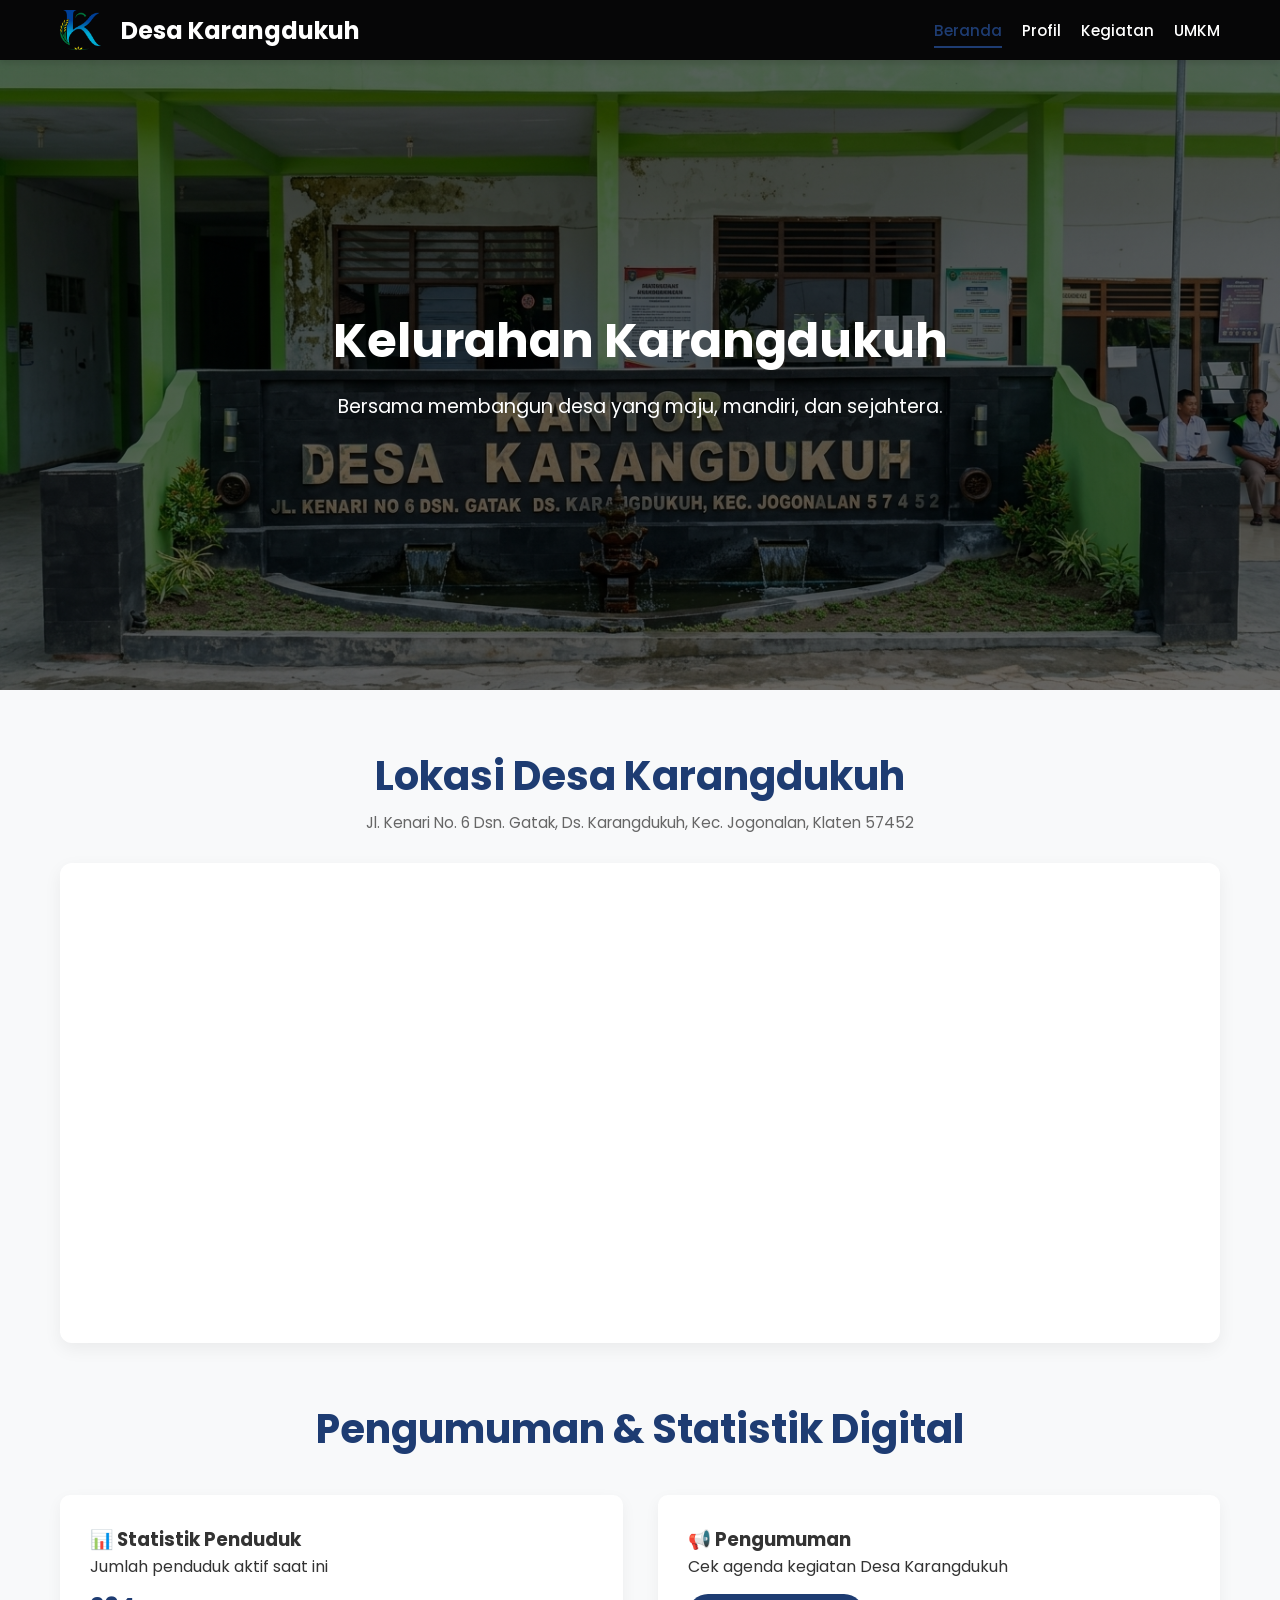
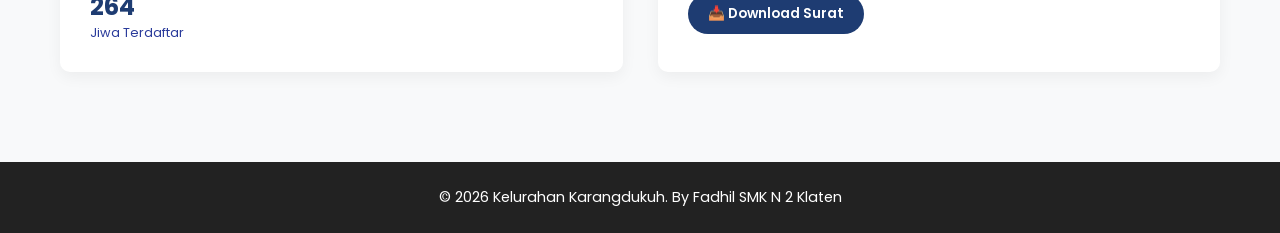
<file: index.html>
<!DOCTYPE html>
<html lang="id">
<head>
    <meta charset="UTF-8">
    <meta name="viewport" content="width=device-width, initial-scale=1.0">
    <title>Beranda | Kelurahan Karangdukuh</title>
    <link rel="stylesheet" href="style.css">
    <link rel="icon" href="gambar/logo.png">
</head>
<body>

    <header>
        <nav class="navbar">
            <div class="logo">
                <img src="gambar/logo.png" alt="Logo" class="logo-img" style="height: 40px; margin-right: 10px; vertical-align: middle;">
                <h2 style="display: inline-block; vertical-align: middle;">Desa Karangdukuh</h2>
            </div>
            <ul class="nav-links">
                <li><a href="index.html" class="active">Beranda</a></li>
                <li><a href="profil.html">Profil</a></li>
                <li><a href="kegiatan.html">Kegiatan</a></li>
                <li><a href="umkm.html">UMKM</a></li>
            </ul>
        </nav>
    </header>

    <section class="hero" style="background: linear-gradient(rgba(0,0,0,0.6), rgba(0,0,0,0.6)), url('gambar/kelurahan.png') no-repeat center center/cover;">
        <h1>Kelurahan Karangdukuh</h1>
        <p>Bersama membangun desa yang maju, mandiri, dan sejahtera.</p>
    </section>
    <section class="map-section">
        <h2 class="section-title">Lokasi Desa Karangdukuh</h2>
        <p class="map-subtitle">Jl. Kenari No. 6 Dsn. Gatak, Ds. Karangdukuh, Kec. Jogonalan, Klaten 57452</p>
        
        <div class="map-container">
            <iframe 
                src="https://www.google.com/maps/embed?pb=!1m18!1m12!1m3!1d15811.597793137691!2d110.551608!3d-7.747372!2m3!1f0!2f0!3f0!3m2!1i1024!2i768!4f13.1!3m3!1m2!1s0x2e7a445d0ba96bc5%3A0x5027a76e3567bd0!2sKarangdukuh%2C%20Kec.%20Jogonalan%2C%20Kabupaten%20Klaten%2C%20Jawa%20Tengah!5e0!3m2!1sid!2sid!4v1717420000000!5m2!1sid!2sid" 
                width="100%" 
                height="450" 
                style="border:0;" 
                allowfullscreen="" 
                loading="lazy" 
                referrerpolicy="no-referrer-when-downgrade">
            </iframe>
        </div>
    </section>

    <main class="container">
        <h2 class="section-title">Pengumuman & Statistik Digital</h2>
        
        <div class="grid-container">
            <div class="fitur-box" style="animation-delay: 0.1s;">
                <h3>📊 Statistik Penduduk</h3>
                <p>Jumlah penduduk aktif saat ini</p>
                <h2 style="color: #1e3c72; margin-top: 10px;" id="counter-penduduk">0</h2>
                <p style="font-size: 0.8rem; color: rgb(42, 59, 155);">Jiwa Terdaftar</p>
            </div>

            <div class="fitur-box" style="animation-delay: 0.3s;">
                <h3>📢 Pengumuman</h3>
                <p>Cek agenda kegiatan Desa Karangdukuh</p>
                <a href="surat_zarezare.pdf" download class="btn" style="text-decoration: none; display: inline-block; margin-top: 15px;">
                    📥 Download Surat
                </a>
            </div>
        </div>
    </main>

    <footer>
        <p>&copy; 2026 Kelurahan Karangdukuh. By Fadhil SMK N 2 Klaten</p>
    </footer>

    <script>
        function jalankanKonter(id, target) {
            let hitung = 0;
            let kecepatan = target / 100;
            let updateKonter = setInterval(() => {
                hitung += Math.ceil(kecepatan);
                if(hitung >= target) {
                    document.getElementById(id).innerText = target.toLocaleString('id-ID');
                    clearInterval(updateKonter);
                } else {
                    document.getElementById(id).innerText = hitung.toLocaleString('id-ID');
                }
            }, 30);
        }
        window.onload = () => {
            jalankanKonter('counter-penduduk', 520);
        };
    </script>
</body>
</html>
</file>
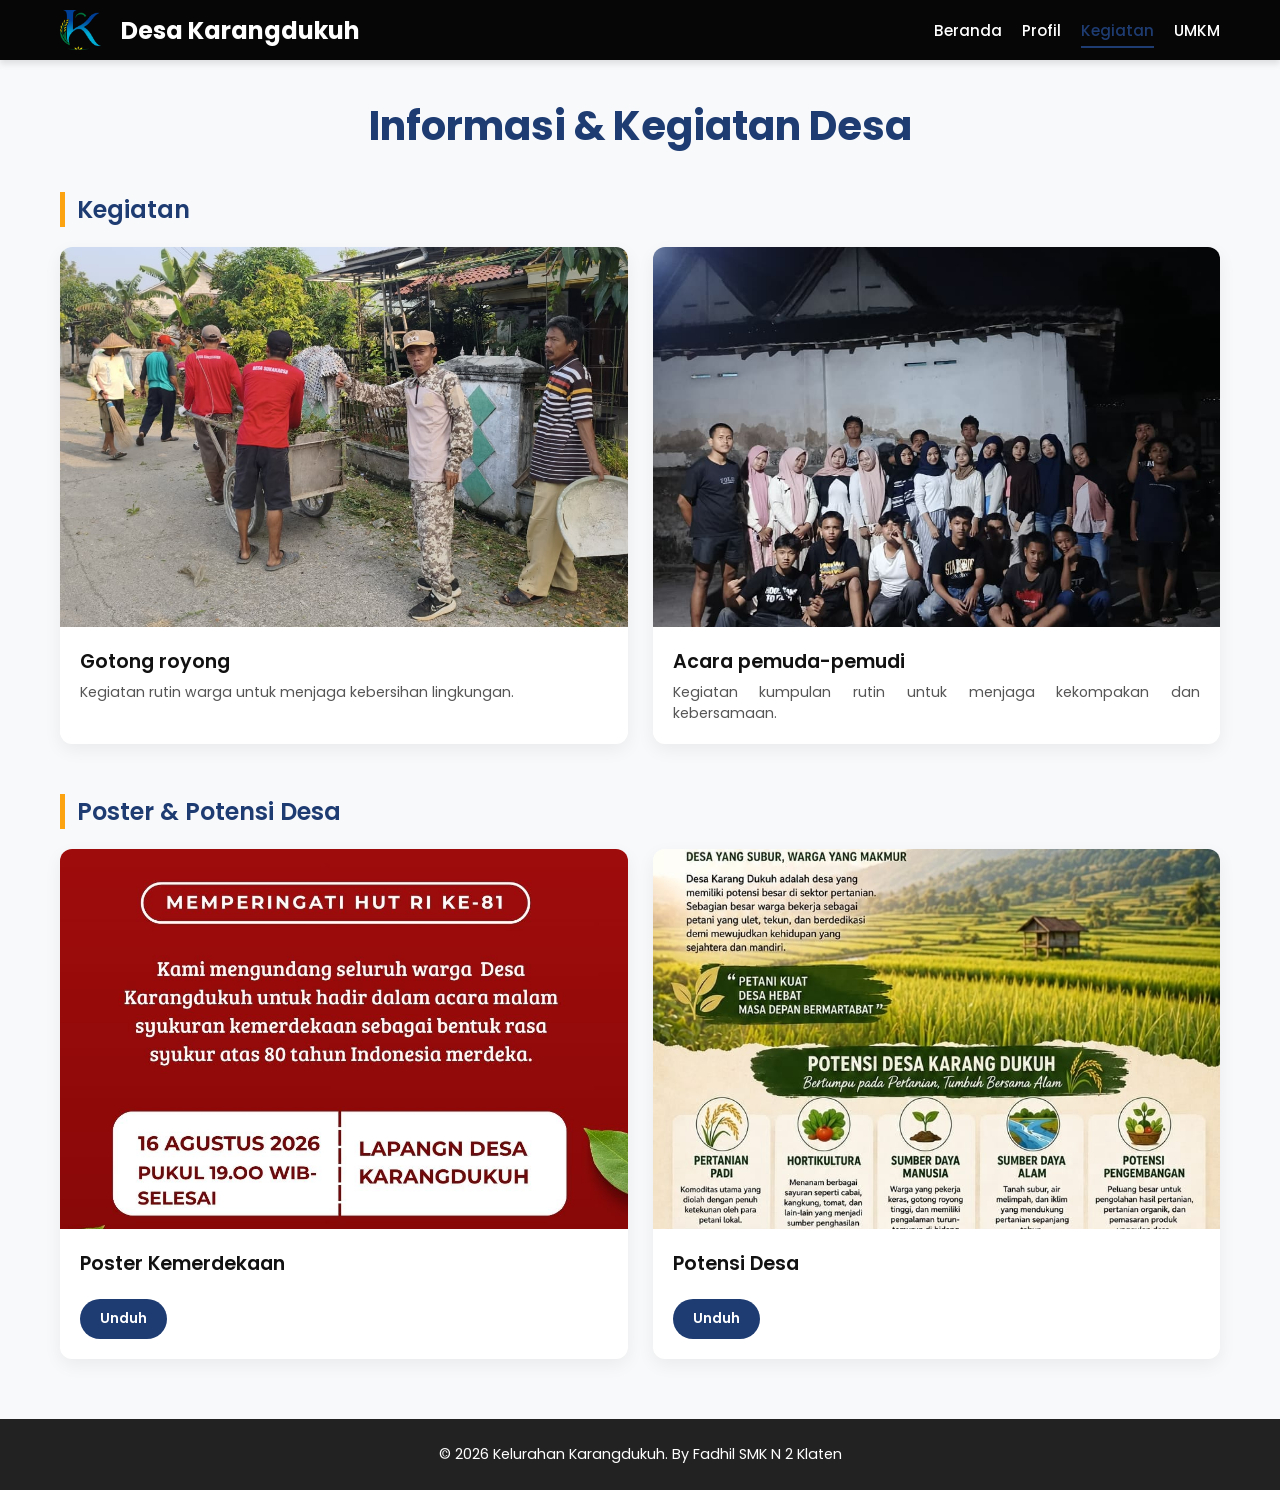
<file: kegiatan.html>
<!DOCTYPE html>
<html lang="id">
<head>
    <meta charset="UTF-8">
    <meta name="viewport" content="width=device-width, initial-scale=1.0">
    <title>Kegiatan Warga | Karangdukuh</title>
    <link rel="stylesheet" href="style.css">
    <link rel="icon" href="gambar/logo.png">
</head>

<body>

<header>
    <nav class="navbar">
        <div class="logo">
            <img src="gambar/logo.png" class="logo-img" style="height:40px; margin-right:10px; vertical-align:middle;">
            <h2 style="display: inline-block; vertical-align: middle;">Desa Karangdukuh</h2>
        </div>

        <ul class="nav-links">
            <li><a href="index.html">Beranda</a></li>
            <li><a href="profil.html">Profil</a></li>
            <li><a href="kegiatan.html" class="active">Kegiatan</a></li>
            <li><a href="umkm.html">UMKM</a></li>
        </ul>
    </nav>
</header>

<main class="container">

<h2 class="section-title">Informasi & Kegiatan Desa</h2>

<!-- KEGIATAN -->
<div class="kegiatan-section">
    <h3 class="sub-section-title">Kegiatan</h3>

    <div class="grid-portrait">

        <div class="card">
            <div class="card-img-wrapper">
                <img src="gambar/foto gotong royong.jpg"
                     alt="Gotong royong"
                     onclick="openImage(this.src)">
            </div>
            <div class="card-content">
                <h3>Gotong royong</h3>
                <p>Kegiatan rutin warga untuk menjaga kebersihan lingkungan.</p>
            </div>
        </div>

        <div class="card">
            <div class="card-img-wrapper">
                <img src="gambar/foto kumpulan.jpg"
                     alt="Pemuda"
                     onclick="openImage(this.src)">
            </div>
            <div class="card-content">
                <h3>Acara pemuda-pemudi</h3>
                <p>Kegiatan kumpulan rutin untuk menjaga kekompakan dan kebersamaan.</p>
            </div>
        </div>

    </div>
</div>

<!-- POSTER -->
<div class="kegiatan-section">
    <h3 class="sub-section-title">Poster & Potensi Desa</h3>

    <div class="grid-portrait">

        <div class="card">
            <div class="card-img-wrapper">
                <img src="gambar/poster event.jpg" alt="Poster">
            </div>
            <div class="card-content">
                <h3>Poster Kemerdekaan</h3>
                <a href="gambar/poster event.jpg" download class="btn">Unduh</a>
            </div>
        </div>

        <div class="card">
            <div class="card-img-wrapper">
                <img src="gambar/poster potensi.jpeg" alt="Potensi">
            </div>
            <div class="card-content">
                <h3>Potensi Desa</h3>
                <a href="gambar/poster potensi.jpeg" download class="btn">Unduh</a>
            </div>
        </div>

    </div>
</div>

</main>

<!-- FOOTER -->
<footer>
    <p>&copy; 2026 Kelurahan Karangdukuh. By Fadhil SMK N 2 Klaten</p>
</footer>

<!-- MODAL FULLSCREEN -->
<div id="imageModal" class="modal" onclick="closeImage()">
    <span class="close">&times;</span>
    <img class="modal-content" id="modalImg">
</div>

<script src="script.js"></script>

</body>
</html>
</file>
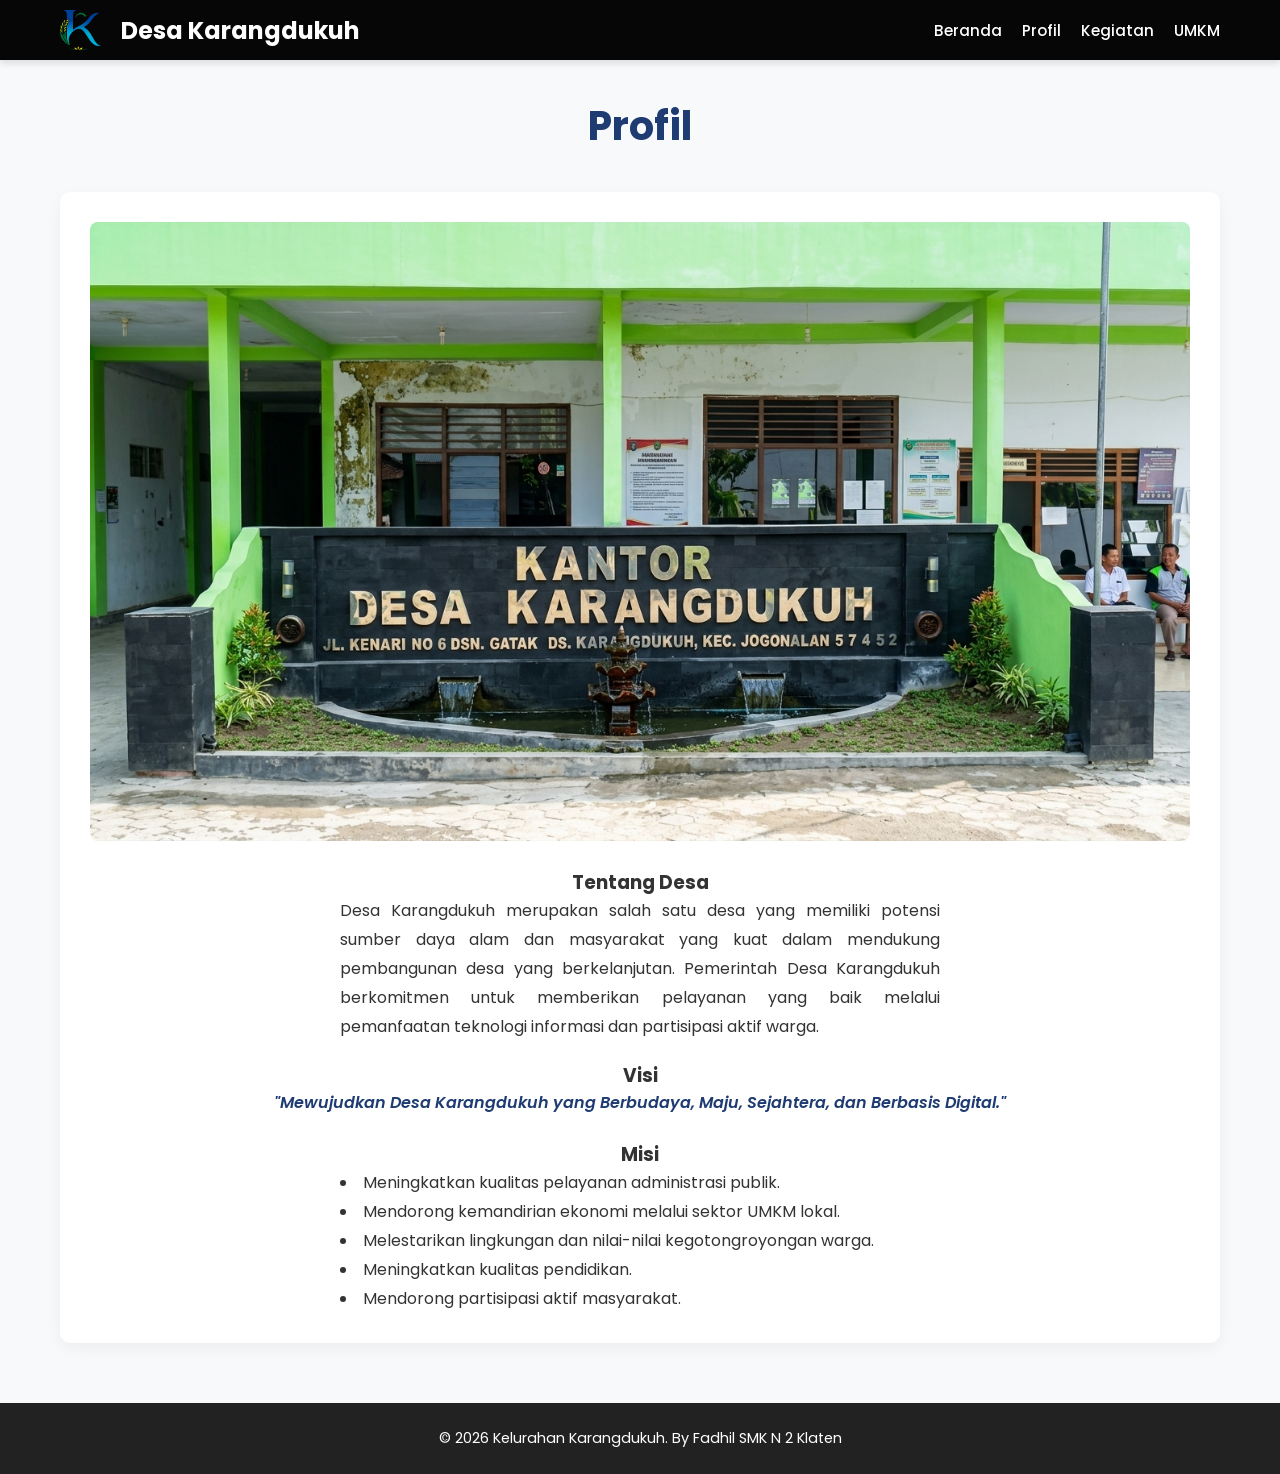
<file: profil.html>
<!DOCTYPE html>
<html lang="id">
<head>
    <meta charset="UTF-8">
    <meta name="viewport" content="width=device-width, initial-scale=1.0">
    <title>Profil Kelurahan | Karangdukuh</title>
    <link rel="stylesheet" href="style.css">
    <link rel="icon" href="gambar/logo.png">
</head>
<body>

    <header>
        <nav class="navbar">
            <div class="logo">
                <img src="gambar/logo.png" alt="Logo" class="logo-img" style="height: 40px; margin-right: 10px; vertical-align: middle;">
                <h2 style="display: inline-block; vertical-align: middle;">Desa Karangdukuh</h2>
            </div>
            <ul class="nav-links">
                <li><a href="index.html">Beranda</a></li>
                <li><a href="profil.html" class=""active>Profil</a></li>
                <li><a href="kegiatan.html">Kegiatan</a></li>
                <li><a href="umkm.html">UMKM</a></li>
            </ul>
        </nav>
    </header>

    <main class="container">
        <h2 class="section-title">Profil</h2>

        <div class="fitur-box" style="text-align: center;">
            <img src="gambar/kelurahan.png" alt="Kantor Kelurahan" style="max-width:100%; height: auto; border-radius: 8px; margin-bottom: 20px;">
            
            <h3>Tentang Desa</h3>
            <p style="text-align: justify; max-width: 600px; margin: 0 auto 20px auto; line-height: 1.8;">
                Desa Karangdukuh merupakan salah satu desa yang memiliki potensi sumber daya alam dan masyarakat yang kuat dalam mendukung pembangunan desa yang berkelanjutan. Pemerintah Desa Karangdukuh berkomitmen untuk memberikan pelayanan yang baik melalui pemanfaatan teknologi informasi dan partisipasi aktif warga.
            </p>

            <h3>Visi</h3>
            <p style="font-style: italic; margin-bottom: 25px; color: #1e3c72; font-weight: 600;">
                "Mewujudkan Desa Karangdukuh yang Berbudaya, Maju, Sejahtera, dan Berbasis Digital."
            </p>
            
            <h3>Misi</h3>
            <ul style="list-style-position: inside; text-align: left; max-width: 600px; margin: 0 auto; line-height: 1.8;">
                <li>Meningkatkan kualitas pelayanan administrasi publik.</li>
                <li>Mendorong kemandirian ekonomi melalui sektor UMKM lokal.</li>
                <li>Melestarikan lingkungan dan nilai-nilai kegotongroyongan warga.</li>
                <li>Meningkatkan kualitas pendidikan.</li>
                <li>Mendorong partisipasi aktif masyarakat.</li>
            </ul>
        </div>
    </main>

    <footer>
        <p>&copy; 2026 Kelurahan Karangdukuh. By Fadhil SMK N 2 Klaten</p>
    </footer>
</body>
</html>
</file>
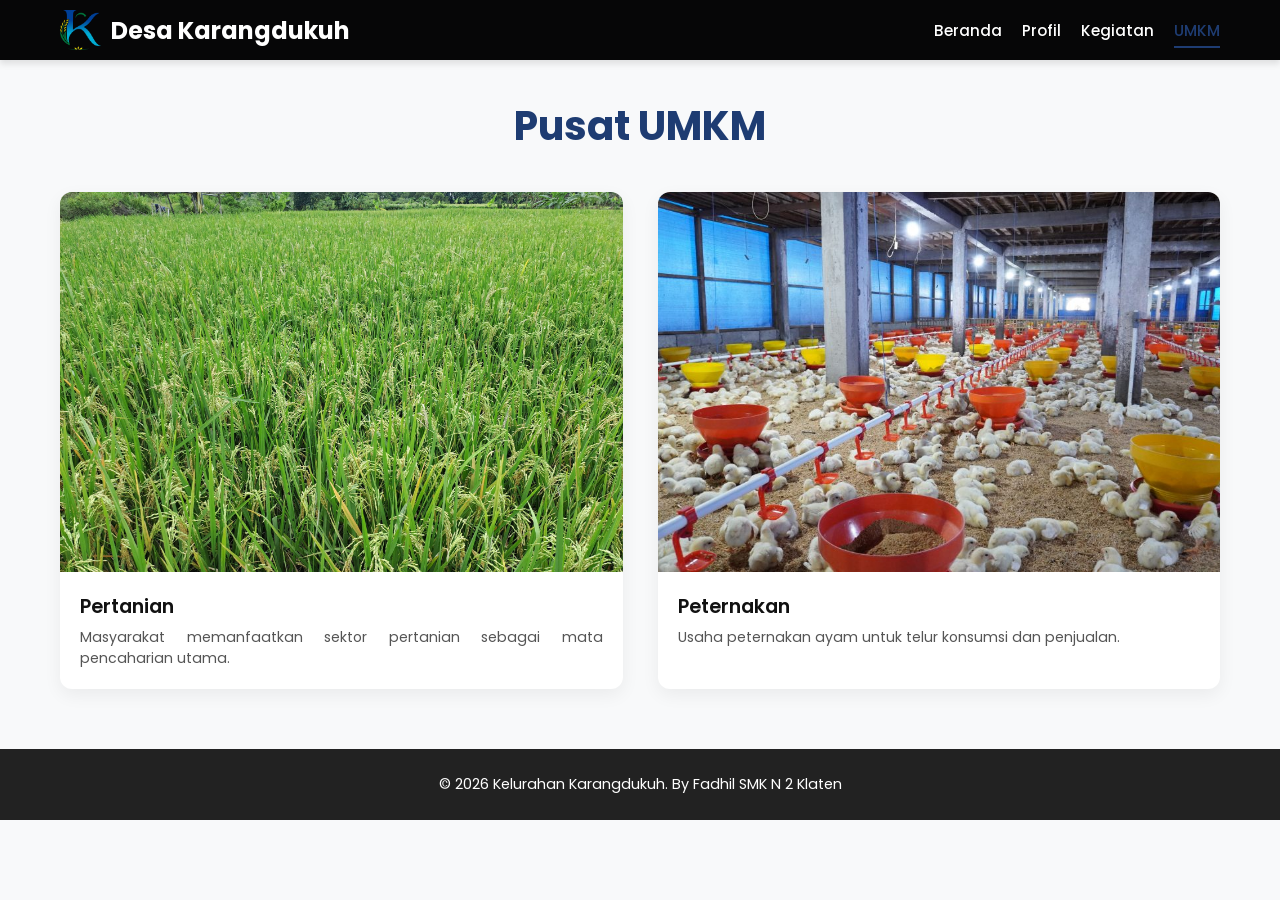
<file: umkm.html>
<!DOCTYPE html>
<html lang="id">
<head>
    <meta charset="UTF-8">
    <meta name="viewport" content="width=device-width, initial-scale=1.0">
    <title>UMKM Unggulan | Karangdukuh</title>
    <link rel="stylesheet" href="style.css">
    <link rel="icon" href="gambar/logo.png">
</head>

<body>

<header>
    <nav class="navbar">
        <div class="logo">
    <img src="gambar/logo.png" alt="Logo Desa">
    <h2>Desa Karangdukuh</h2>
</div>
        <ul class="nav-links">
            <li><a href="index.html">Beranda</a></li>
            <li><a href="profil.html">Profil</a></li>
            <li><a href="kegiatan.html">Kegiatan</a></li>
            <li><a href="umkm.html" class="active">UMKM</a></li>
        </ul>
    </nav>
</header>

<main class="container">

<h2 class="section-title">Pusat UMKM</h2>

<!-- GRID UMKM -->
<div class="grid-layout">

    <div class="custom-card">
        <div class="card-img-wrapper">
            <img src="gambar/sawah.jpeg" alt="Pertanian" onclick="openImage(this.src)">
        </div>
        <div class="card-body">
            <h3>Pertanian</h3>
            <p>Masyarakat memanfaatkan sektor pertanian sebagai mata pencaharian utama.</p>
        </div>
    </div>

    <div class="custom-card">
        <div class="card-img-wrapper">
            <img src="gambar/ternak.jpg" alt="Peternakan" onclick="openImage(this.src)">
        </div>
        <div class="card-body">
            <h3>Peternakan</h3>
            <p>Usaha peternakan ayam untuk telur konsumsi dan penjualan.</p>
        </div>
    </div>

</div>

</main>

<footer>
    <p>&copy; 2026 Kelurahan Karangdukuh. By Fadhil SMK N 2 Klaten</p>
</footer>

<!-- MODAL FULLSCREEN -->
<div id="imageModal" class="modal" onclick="closeImage()">
    <span class="close">&times;</span>
    <img class="modal-content" id="modalImg">
</div>

<script src="script.js"></script>

</body>
</html>
</file>
<file: style.css>
/* ==========================================================================
   1. GOOGLE FONTS, RESET & BASE STYLE
   ========================================================================== */
@import url('https://fonts.googleapis.com/css2?family=Poppins:wght=300;400;600;700&display=swap');

* {
    margin: 0;  
    padding: 0;
    box-sizing: border-box;
    font-family: 'Poppins', sans-serif;
}

body {
    background-color: #f8f9fa;
    color: #333;
    overflow-x: hidden;
    opacity: 0;
    animation: fadeInPage 0.8s ease-in forwards;
}

/* --- Animasi Page Load --- */
@keyframes fadeInPage {
    to { opacity: 1; }
}


/* ==========================================================================
   2. NAVIGATION BAR (RESPONSIVE)
   ========================================================================== */
header {
    background: linear-gradient(135deg, #060607, #060607);
    position: sticky;
    top: 0;
    z-index: 1000;
    box-shadow: 0 4px 6px rgba(0,0,0,0.1);
}

.navbar {
    display: flex;
    justify-content: space-between;
    align-items: center;
    max-width: 1200px;
    margin: 0 auto;
    padding: 20px;
    flex-wrap: wrap; /* Mengizinkan menu turun rapi jika layar sangat sempit */
    gap: 15px;
}

.logo h2 {
    color: #fff;
    font-weight: 700;
}

.nav-links {
    display: flex;
    list-style: none;
    flex-wrap: wrap;
    gap: 15px;
}

.nav-links li {
    margin: 0; /* Menggunakan gap pada flex container agar lebih konsisten */
}

.nav-links a {
    color: #fff;
    text-decoration: none;
    font-weight: 500;
    transition: color 0.3s, border-bottom 0.3s;
    padding-bottom: 5px;
    font-size: 0.95rem;
}

.nav-links a:hover, .nav-links a.active {
    color: #1e3c72;
    border-bottom: 2px solid #1e3c72;
}


/* ==========================================================================
   3. HERO SECTION
   ========================================================================== */
.hero {
    height: 70vh;
    display: flex;
    flex-direction: column;
    justify-content: center;
    align-items: center;
    text-align: center;
    color: white;
    padding: 20px;
}

.hero h1 {
    font-size: 3rem;
    margin-bottom: 15px;
    animation: slideDown 0.8s ease-out forwards;
}

.hero p {
    font-size: 1.2rem;
    margin-bottom: 25px;
    animation: slideUp 0.8s ease-out forwards 0.2s;
    animation-fill-mode: both;
}

@keyframes slideDown {
    from { transform: translateY(-30px); opacity: 0; }
    to { transform: translateY(0); opacity: 1; }
}

@keyframes slideUp {
    from { transform: translateY(30px); opacity: 0; }
    to { transform: translateY(0); opacity: 1; }
}


/* ==========================================================================
   4. MAIN CONTENT LAYOUT & SECTION TITLE
   ========================================================================== */
.container {
    max-width: 1200px;
    margin: 40px auto;
    padding: 0 20px;
}

.section-title {
    text-align: center;
    margin-bottom: 40px;
    position: relative;
    font-size: 2.5rem;
    color: #1e3c72;
    line-height: 1.3;
}

.kegiatan-section {
    margin-bottom: 50px;
}

.sub-section-title {
    font-size: 1.5rem;
    color: #1e3c72;
    margin-bottom: 20px;
    border-left: 5px solid #fca311;
    padding-left: 12px;
    font-weight: 600;
}


/* ==========================================================================
   5. GRID SYSTEM UNIVERSAL
   ========================================================================== */
.grid-container, .grid-layout {
    display: grid;
    grid-template-columns: repeat(auto-fit, minmax(300px, 1fr));
    gap: 35px;
}

/* Grid khusus penataan Kartu Portrait agar sejajar rapi ke samping */
.grid-portrait {
    display: grid;
    grid-template-columns: repeat(auto-fit, minmax(260px, 1fr));
    gap: 25px;
}


/* ==========================================================================
   6. FITUR BOX & UNIVERSAL CARDS
   ========================================================================== */
.fitur-box {
    background: white;
    padding: 30px;
    border-radius: 10px;
    box-shadow: 0 5px 15px rgba(0,0,0,0.05);
    margin-bottom: 30px;
}

/* --- Kategori Kartu / Card Universal --- */
.card, .custom-card {
    background: #fff;
    border-radius: 12px;
    overflow: hidden;
    box-shadow: 0 6px 18px rgba(0,0,0,0.06);
    display: flex;
    flex-direction: column;
    justify-content: space-between;
    transition: transform 0.3s ease, box-shadow 0.3s ease;
    
    /* State awal kartu sebelum animasi masuk */
    opacity: 0;
    transform: translateY(30px);
    animation: fadeInUpCard 0.6s ease-out forwards;
}

/* Efek Interaktif Angkat Kartu Saat Disorot Kursor */
.card:hover, .custom-card:hover {
    transform: translateY(-8px);
    box-shadow: 0 12px 24px rgba(0,0,0,0.15);
}

/* Pembungkus Gambar Kartu Kunci Portrait Vertikal (Anti-Gepeng) */
.card img, .card-img-wrapper, .card-img-wrapper img {
    width: 100%;
    height: 380px; /* Ukuran tinggi potret vertikal ideal PC */
    overflow: hidden;
    background-color: #eaeaea; 
    object-fit: cover; 
    display: block;
}

/* Area Teks di Dalam Kartu */
.card-content, .card-body {
    padding: 20px;
    flex-grow: 1;
    display: flex;
    flex-direction: column;
}

.card-content h3, .card-body h3 {
    font-size: 1.2rem;
    color: #111;
    margin-bottom: 6px;
    font-weight: 600;
}

.kegiatan-tanggal {
    display: block;
    font-size: 0.8rem;
    color: #888;
    margin-bottom: 12px;
    font-weight: 500;
}

.card-content p, .card-body p {
    color: #555;
    font-size: 0.88rem;
    line-height: 1.5;
    text-align: justify;
}

/* --- Keyframes Animasi Kartu Muncul --- */
@keyframes fadeInUpCard {
    to {
        opacity: 1;
        transform: translateY(0);
    }
}


/* ==========================================================================
   7. FILTER BUTTONS & UNIVERSAL BUTTON
   ========================================================================== */
.filter-buttons, .filter-container {
    display: flex;
    justify-content: center;
    gap: 15px;
    margin-bottom: 40px;
    flex-wrap: wrap; /* Tombol kategori UMKM membungkus rapi di HP */
}

.filter-btn {
    padding: 10px 25px;
    border: 2px solid #1e3c72;
    background: transparent;
    color: #1e3c72;
    border-radius: 25px;
    cursor: pointer;
    font-weight: 600;
    transition: all 0.3s ease;
    font-size: 0.9rem;
}

.filter-btn.active, .filter-btn:hover {
    background: #1e3c72;
    color: #fff;
}

/* --- Tombol Unduh Kapsul Universal --- */
.btn {
    display: inline-block;
    text-align: center;
    padding: 10px 20px;
    background-color: #1e3c72;
    color: white;
    text-decoration: none;
    border-radius: 25px; 
    font-size: 0.85rem;
    font-weight: 600;
    transition: background 0.3s, transform 0.2s;
    border: none;
    cursor: pointer;
    margin-top: 15px; 
    align-self: flex-start; 
}

.btn:hover {
    background-color: #1e3c72;
    color: #fff;
}


/* ==========================================================================
   8. GOOGLE MAPS SECTION
   ========================================================================== */
.map-section {
    max-width: 1200px;
    margin: 60px auto;
    padding: 0 20px;
    text-align: center;
}

.map-subtitle {
    color: #666;
    font-size: 0.95rem;
    margin-top: -30px; 
    margin-bottom: 30px;
    line-height: 1.4;
}

.map-container {
    width: 100%;
    background: #fff;
    padding: 15px; 
    border-radius: 12px;
    box-shadow: 0 6px 18px rgba(0,0,0,0.06);
    overflow: hidden; 
    transition: transform 0.3s ease, box-shadow 0.3s ease;
}

.map-container:hover {
    transform: translateY(-5px);
    box-shadow: 0 12px 24px rgba(0,0,0,0.12);
}

.map-container iframe {
    border-radius: 8px; 
    display: block;
}


/* ==========================================================================
   9. FOOTER
   ========================================================================== */
footer {
    background-color: #222;
    color: white;
    text-align: center;
    padding: 25px;
    margin-top: 60px;
    font-size: 0.9rem;
}


/* ==========================================================================
   10. RESPONSIVE MEDIA QUERIES (MOBILE FRIENDLY BREAKPOINTS)
   ========================================================================== */

/* --- Layar Tablet / Laptop Kecil (Max 992px) --- */
@media (max-width: 992px) {
    .hero h1 {
        font-size: 2.5rem;
    }
    .grid-portrait {
        grid-template-columns: repeat(auto-fit, minmax(240px, 1fr));
        gap: 20px;
    }
}

/* --- Layar HP Umum (Max 768px) --- */
@media (max-width: 768px) {
    .navbar {
        flex-direction: column; /* Membuat Logo di atas dan Menu di bawahnya */
        text-align: center;
        padding: 15px;
    }
    .nav-links {
        justify-content: center;
        width: 100%;
    }
    .hero {
        height: 50vh; /* Mengurangi tinggi hero section agar proporsional di HP */
    }
    .hero h1 {
        font-size: 2rem;
    }
    .hero p {
        font-size: 1rem;
    }
    .grid-container, .grid-layout {
        grid-template-columns: 1fr; /* Memaksa 1 kolom penuh ke bawah di HP */
        gap: 20px;
    }
}

/* --- Layar HP Kecil (Max 576px) --- */
@media (max-width: 576px) {
    .container {
        margin: 25px auto;
        padding: 0 15px; /* Mengurangi padding tepi agar konten teks lebih luas */
    }
    .section-title {
        font-size: 1.8rem;
        margin-bottom: 25px;
    }
    .sub-section-title {
        font-size: 1.3rem;
    }
    .card img, .card-img-wrapper, .card-img-wrapper img {
        height: 280px; /* Menurunkan tinggi gambar agar kartu tidak terlalu panjang ke bawah */
    }
    .card-content, .card-body {
        padding: 15px; /* Spasi teks dalam kartu lebih ramping di HP */
    }
    .map-section {
        margin: 40px auto;
    }
    .map-subtitle {
        margin-top: -15px;
        margin-bottom: 20px;
        font-size: 0.85rem;
    }
    .map-container {
        padding: 8px;
    }
    .map-container iframe {
        height: 260px; /* Mengurangi tinggi visual peta agar nyaman di-scroll di layar sentuh */
    }
}
/* ===== MODAL IMAGE FULLSCREEN ===== */
.modal {
    display: none;
    position: fixed;
    z-index: 9999;
    left: 0;
    top: 0;
    width: 100%;
    height: 100%;
    background: rgba(0,0,0,0.9);
}

.modal-content {
    margin: auto;
    display: block;
    max-width: 90%;
    max-height: 90%;
    margin-top: 5%;
    animation: zoom 0.25s ease;
}

@keyframes zoom {
    from { transform: scale(0.6); }
    to { transform: scale(1); }
}

.close {
    position: absolute;
    top: 20px;
    right: 30px;
    font-size: 40px;
    color: white;
    cursor: pointer;
}
.navbar {
    display: flex;
    justify-content: space-between;
    align-items: center;
    padding: 10px 20px;
}

.logo {
    display: flex;
    align-items: center; /* ini yang bikin sejajar tengah */
    gap: 10px; /* jarak gambar dan teks */
}

.logo img {
    height: 40px;
}

.nav-links {
    display: flex;
    gap: 20px;
    list-style: none;
}
</file>
